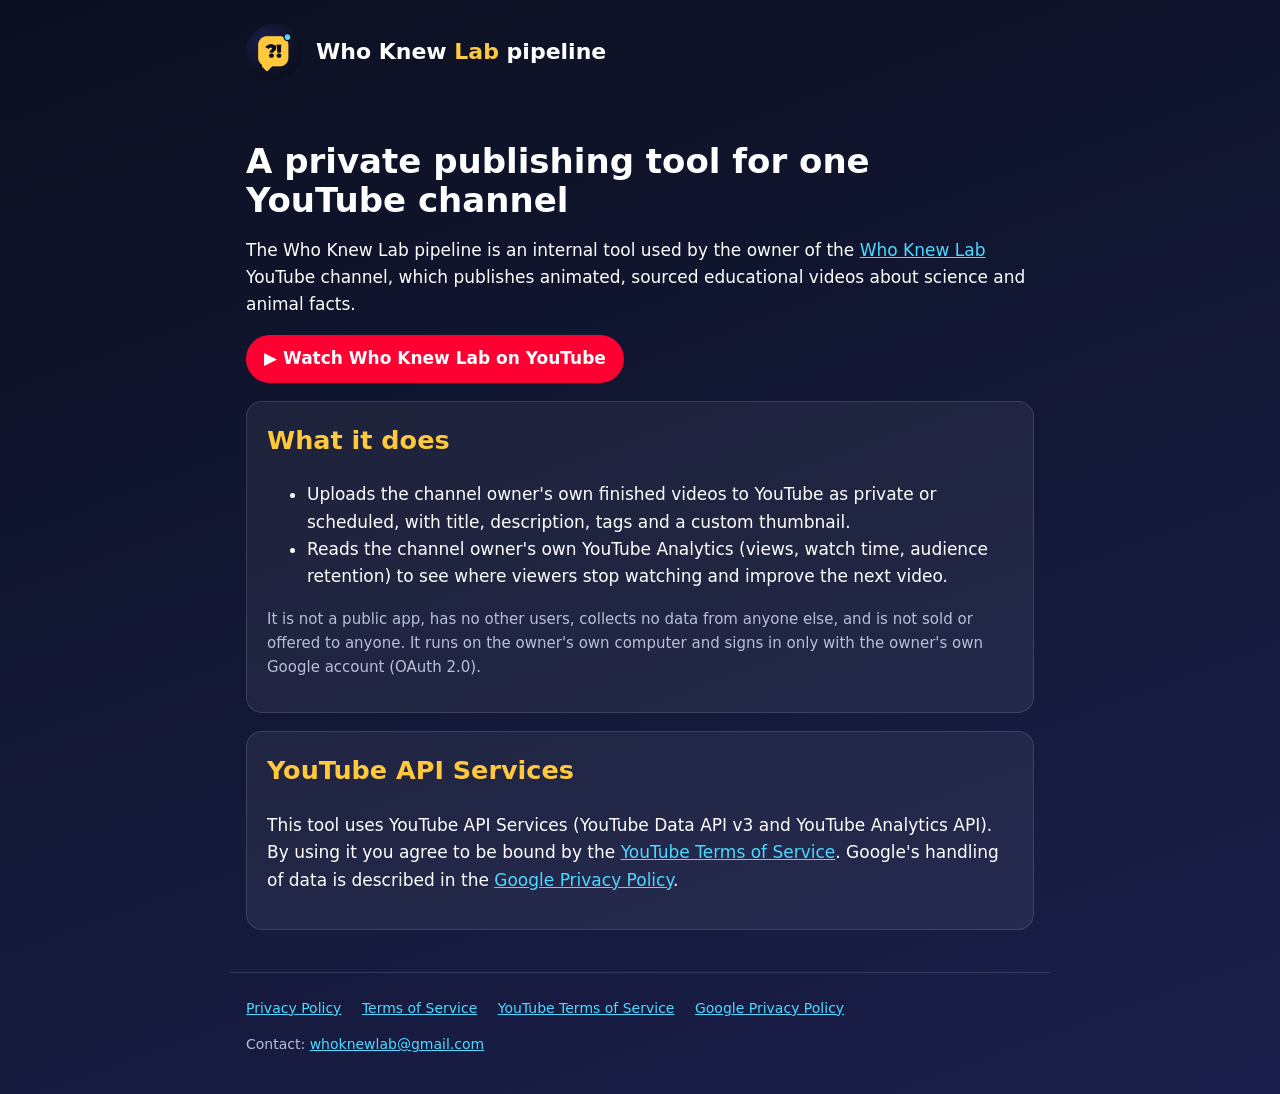
<file: index.html>
<!doctype html>
<html lang="en">
<head>
<meta charset="utf-8">
<meta name="viewport" content="width=device-width, initial-scale=1">
<title>Who Knew Lab pipeline</title>
<meta name="description" content="Private publishing tool for the Who Knew Lab YouTube channel. Uses YouTube API Services.">
<link rel="stylesheet" href="style.css">
<link rel="icon" href="logo.png">
</head>
<body>
<header>
  <img src="logo.png" alt="Who Knew Lab logo">
  <div class="name">Who Knew <span>Lab</span> pipeline</div>
</header>
<main>
  <h1>A private publishing tool for one YouTube channel</h1>
  <p>The Who Knew Lab pipeline is an internal tool used by the owner of the
  <a href="https://www.youtube.com/@whoknewlab">Who Knew Lab</a> YouTube channel, which publishes animated,
  sourced educational videos about science and animal facts.</p>

  <p><a class="yt" href="https://www.youtube.com/@whoknewlab">&#9654; Watch Who Knew Lab on YouTube</a></p>

  <div class="card">
    <h2 style="margin-top:0">What it does</h2>
    <ul>
      <li>Uploads the channel owner's own finished videos to YouTube as private or scheduled, with title, description, tags and a custom thumbnail.</li>
      <li>Reads the channel owner's own YouTube Analytics (views, watch time, audience retention) to see where viewers stop watching and improve the next video.</li>
    </ul>
    <p class="muted">It is not a public app, has no other users, collects no data from anyone else, and is not sold or offered to anyone.
    It runs on the owner's own computer and signs in only with the owner's own Google account (OAuth 2.0).</p>
  </div>

  <div class="card">
    <h2 style="margin-top:0">YouTube API Services</h2>
    <p>This tool uses YouTube API Services (YouTube Data API v3 and YouTube Analytics API).
    By using it you agree to be bound by the <a href="https://www.youtube.com/t/terms">YouTube Terms of Service</a>.
    Google's handling of data is described in the <a href="https://policies.google.com/privacy">Google Privacy Policy</a>.</p>
  </div>
</main>
<footer>
  <a href="privacy.html">Privacy Policy</a>
  <a href="terms.html">Terms of Service</a>
  <a href="https://www.youtube.com/t/terms">YouTube Terms of Service</a>
  <a href="https://policies.google.com/privacy">Google Privacy Policy</a>
  <p>Contact: <a href="mailto:whoknewlab@gmail.com">whoknewlab@gmail.com</a></p>
</footer>
</body>
</html>
</file>
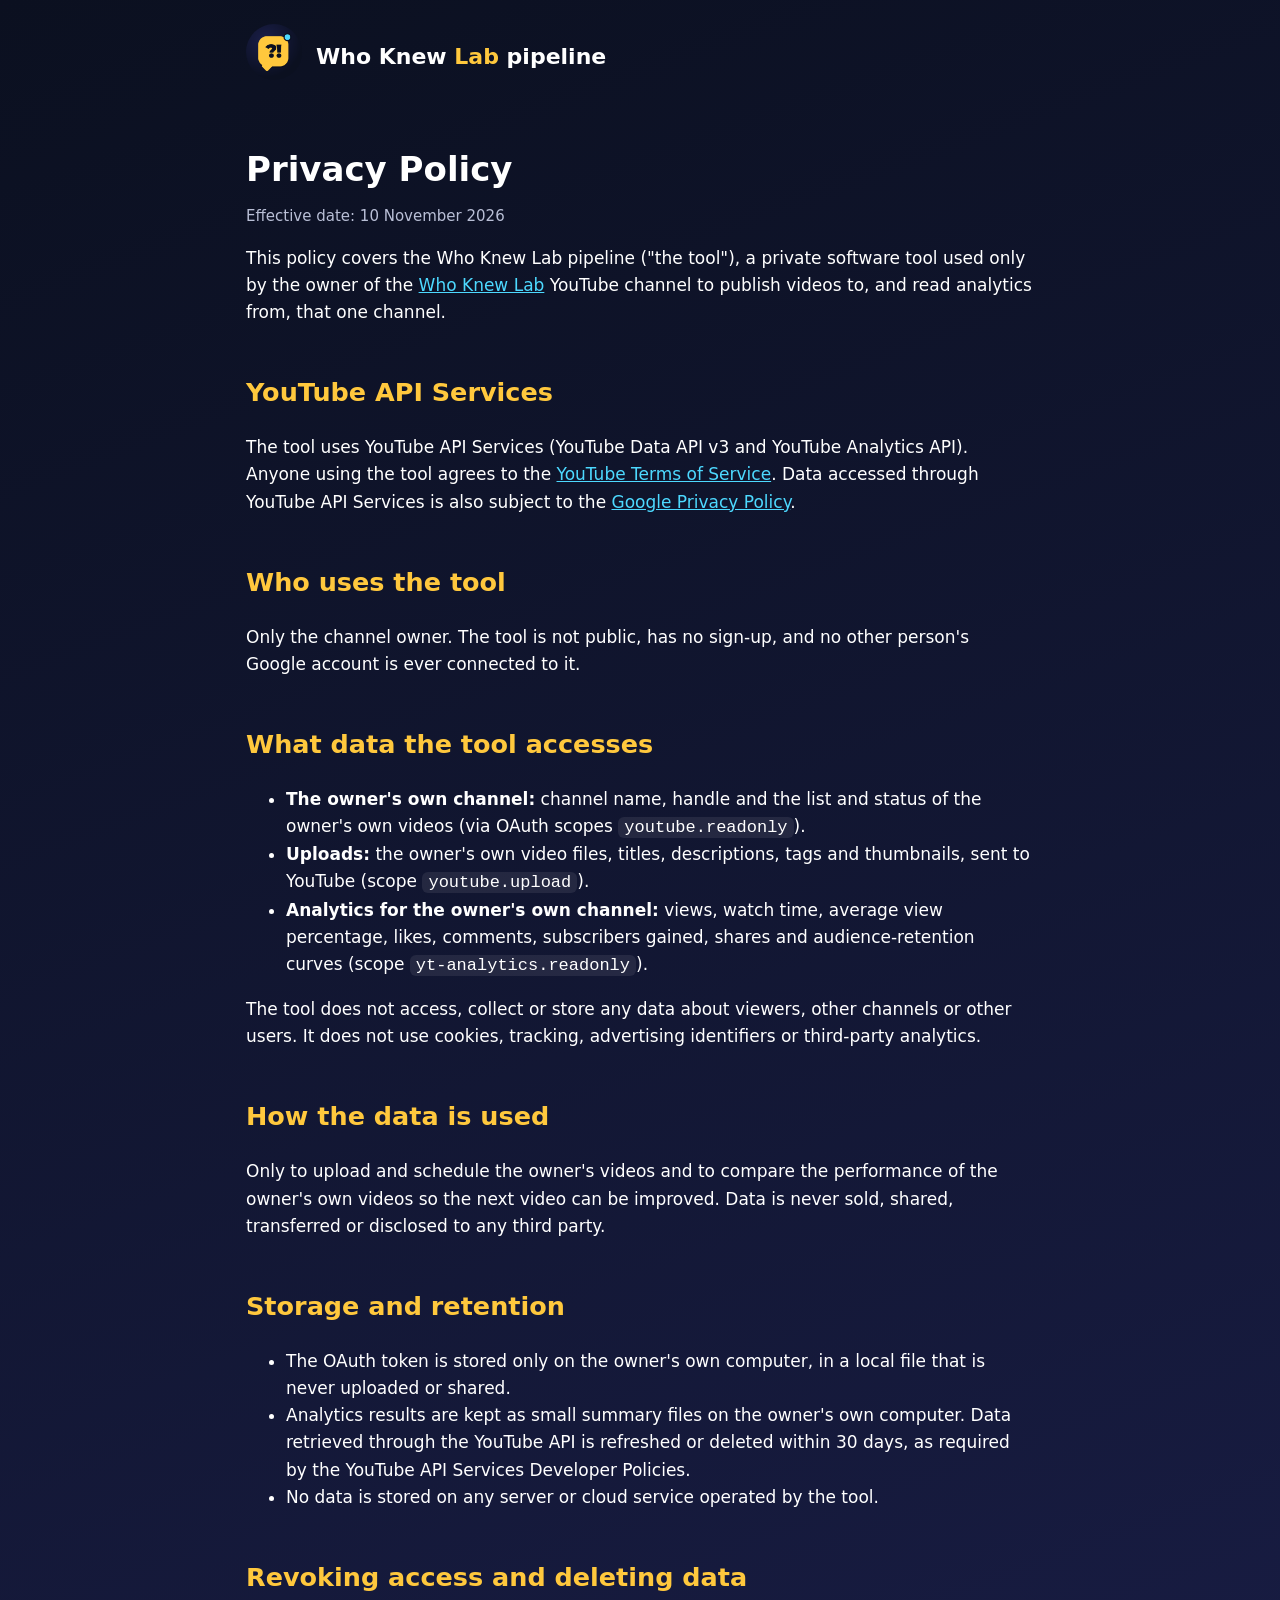
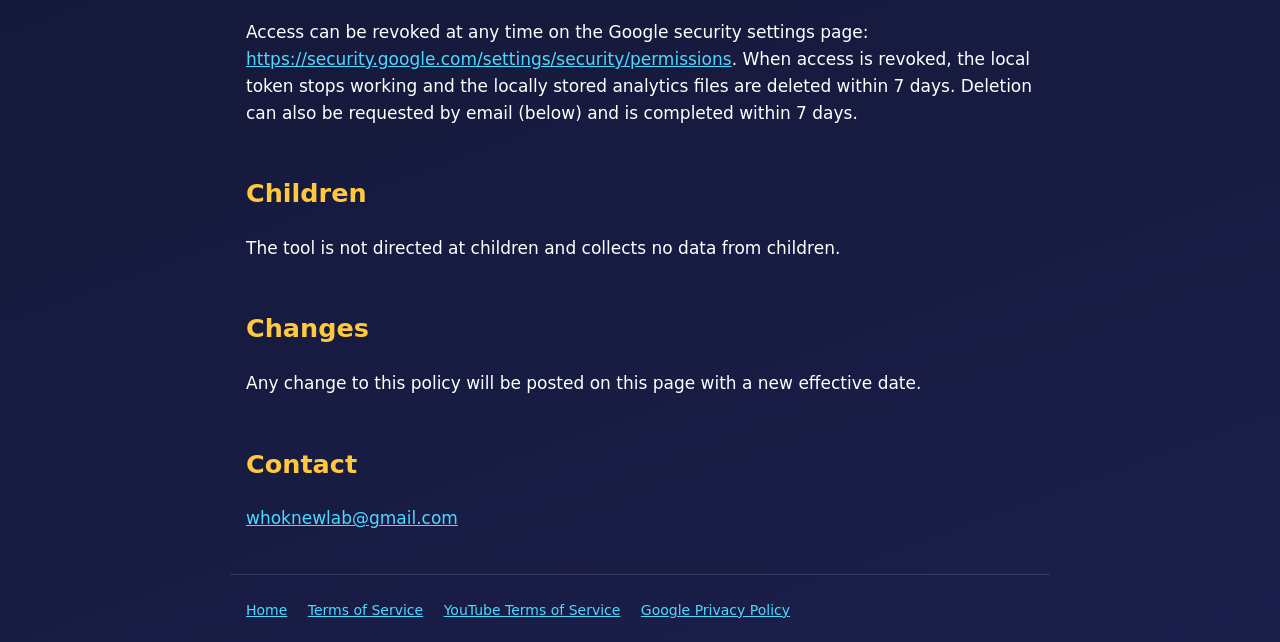
<file: privacy.html>
<!doctype html>
<html lang="en">
<head>
<meta charset="utf-8">
<meta name="viewport" content="width=device-width, initial-scale=1">
<title>Privacy Policy · Who Knew Lab pipeline</title>
<link rel="stylesheet" href="style.css">
<link rel="icon" href="logo.png">
</head>
<body>
<header>
  <a href="index.html"><img src="logo.png" alt="Who Knew Lab logo"></a>
  <div class="name">Who Knew <span>Lab</span> pipeline</div>
</header>
<main>
  <h1>Privacy Policy</h1>
  <p class="muted">Effective date: 10 November 2026</p>

  <p>This policy covers the Who Knew Lab pipeline ("the tool"), a private software tool used only by the owner of the
  <a href="https://www.youtube.com/@whoknewlab">Who Knew Lab</a> YouTube channel to publish videos to, and read analytics from,
  that one channel.</p>

  <h2>YouTube API Services</h2>
  <p>The tool uses YouTube API Services (YouTube Data API v3 and YouTube Analytics API).
  Anyone using the tool agrees to the <a href="https://www.youtube.com/t/terms">YouTube Terms of Service</a>.
  Data accessed through YouTube API Services is also subject to the
  <a href="https://policies.google.com/privacy">Google Privacy Policy</a>.</p>

  <h2>Who uses the tool</h2>
  <p>Only the channel owner. The tool is not public, has no sign-up, and no other person's Google account is ever connected to it.</p>

  <h2>What data the tool accesses</h2>
  <ul>
    <li><strong>The owner's own channel:</strong> channel name, handle and the list and status of the owner's own videos
    (via OAuth scopes <code>youtube.readonly</code>).</li>
    <li><strong>Uploads:</strong> the owner's own video files, titles, descriptions, tags and thumbnails, sent to YouTube
    (scope <code>youtube.upload</code>).</li>
    <li><strong>Analytics for the owner's own channel:</strong> views, watch time, average view percentage, likes, comments,
    subscribers gained, shares and audience-retention curves (scope <code>yt-analytics.readonly</code>).</li>
  </ul>
  <p>The tool does not access, collect or store any data about viewers, other channels or other users.
  It does not use cookies, tracking, advertising identifiers or third-party analytics.</p>

  <h2>How the data is used</h2>
  <p>Only to upload and schedule the owner's videos and to compare the performance of the owner's own videos
  so the next video can be improved. Data is never sold, shared, transferred or disclosed to any third party.</p>

  <h2>Storage and retention</h2>
  <ul>
    <li>The OAuth token is stored only on the owner's own computer, in a local file that is never uploaded or shared.</li>
    <li>Analytics results are kept as small summary files on the owner's own computer.
    Data retrieved through the YouTube API is refreshed or deleted within 30 days, as required by the
    YouTube API Services Developer Policies.</li>
    <li>No data is stored on any server or cloud service operated by the tool.</li>
  </ul>

  <h2>Revoking access and deleting data</h2>
  <p>Access can be revoked at any time on the Google security settings page:
  <a href="https://security.google.com/settings/security/permissions">https://security.google.com/settings/security/permissions</a>.
  When access is revoked, the local token stops working and the locally stored analytics files are deleted within 7 days.
  Deletion can also be requested by email (below) and is completed within 7 days.</p>

  <h2>Children</h2>
  <p>The tool is not directed at children and collects no data from children.</p>

  <h2>Changes</h2>
  <p>Any change to this policy will be posted on this page with a new effective date.</p>

  <h2>Contact</h2>
  <p><a href="mailto:whoknewlab@gmail.com">whoknewlab@gmail.com</a></p>
</main>
<footer>
  <a href="index.html">Home</a>
  <a href="terms.html">Terms of Service</a>
  <a href="https://www.youtube.com/t/terms">YouTube Terms of Service</a>
  <a href="https://policies.google.com/privacy">Google Privacy Policy</a>
</footer>
</body>
</html>
</file>
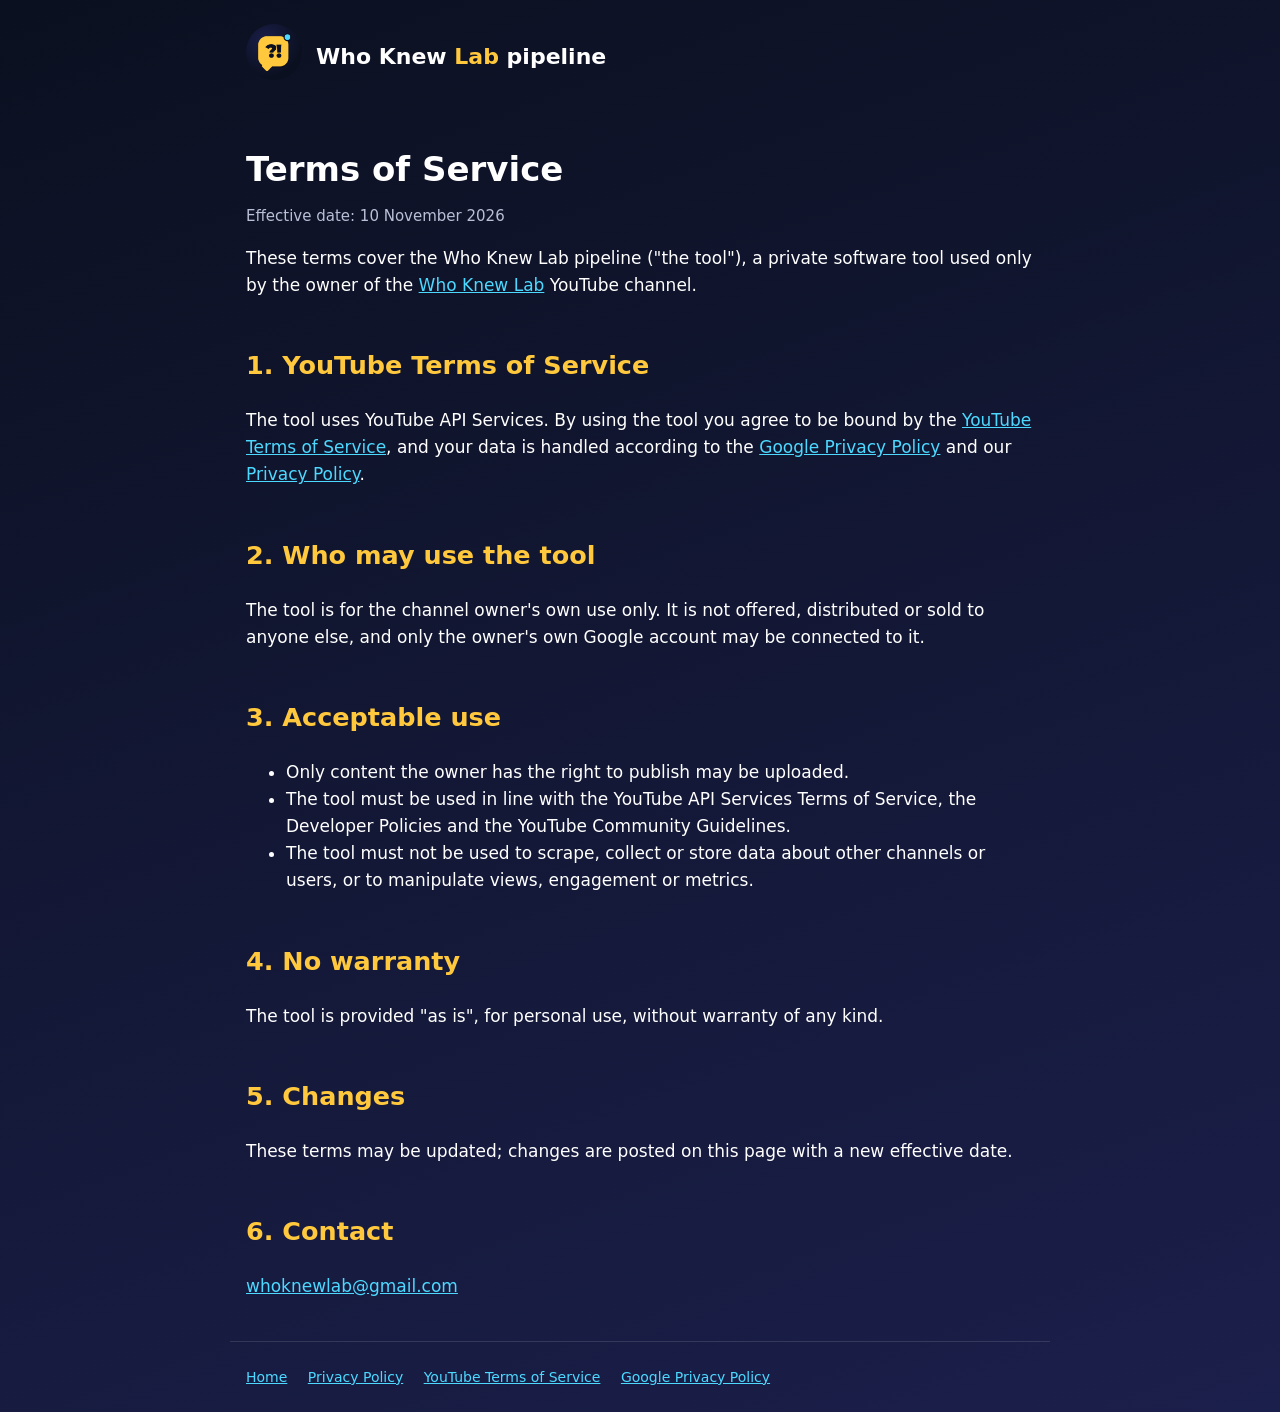
<file: terms.html>
<!doctype html>
<html lang="en">
<head>
<meta charset="utf-8">
<meta name="viewport" content="width=device-width, initial-scale=1">
<title>Terms of Service · Who Knew Lab pipeline</title>
<link rel="stylesheet" href="style.css">
<link rel="icon" href="logo.png">
</head>
<body>
<header>
  <a href="index.html"><img src="logo.png" alt="Who Knew Lab logo"></a>
  <div class="name">Who Knew <span>Lab</span> pipeline</div>
</header>
<main>
  <h1>Terms of Service</h1>
  <p class="muted">Effective date: 10 November 2026</p>

  <p>These terms cover the Who Knew Lab pipeline ("the tool"), a private software tool used only by the owner of the
  <a href="https://www.youtube.com/@whoknewlab">Who Knew Lab</a> YouTube channel.</p>

  <h2>1. YouTube Terms of Service</h2>
  <p>The tool uses YouTube API Services. By using the tool you agree to be bound by the
  <a href="https://www.youtube.com/t/terms">YouTube Terms of Service</a>, and your data is handled according to the
  <a href="https://policies.google.com/privacy">Google Privacy Policy</a> and our <a href="privacy.html">Privacy Policy</a>.</p>

  <h2>2. Who may use the tool</h2>
  <p>The tool is for the channel owner's own use only. It is not offered, distributed or sold to anyone else,
  and only the owner's own Google account may be connected to it.</p>

  <h2>3. Acceptable use</h2>
  <ul>
    <li>Only content the owner has the right to publish may be uploaded.</li>
    <li>The tool must be used in line with the YouTube API Services Terms of Service, the Developer Policies
    and the YouTube Community Guidelines.</li>
    <li>The tool must not be used to scrape, collect or store data about other channels or users,
    or to manipulate views, engagement or metrics.</li>
  </ul>

  <h2>4. No warranty</h2>
  <p>The tool is provided "as is", for personal use, without warranty of any kind.</p>

  <h2>5. Changes</h2>
  <p>These terms may be updated; changes are posted on this page with a new effective date.</p>

  <h2>6. Contact</h2>
  <p><a href="mailto:whoknewlab@gmail.com">whoknewlab@gmail.com</a></p>
</main>
<footer>
  <a href="index.html">Home</a>
  <a href="privacy.html">Privacy Policy</a>
  <a href="https://www.youtube.com/t/terms">YouTube Terms of Service</a>
  <a href="https://policies.google.com/privacy">Google Privacy Policy</a>
</footer>
</body>
</html>
</file>
<file: style.css>
:root{--bg:#0B1020;--bg2:#1B1F4B;--fg:#fff;--muted:#b9bfd6;--accent:#FFC83D;--accent2:#4DD9FF}
*{box-sizing:border-box}
body{margin:0;background:linear-gradient(160deg,var(--bg),var(--bg2));color:var(--fg);font:17px/1.6 system-ui,-apple-system,"Segoe UI",Roboto,sans-serif;min-height:100vh}
a{color:var(--accent2)}
header,main,footer{max-width:820px;margin:0 auto;padding:24px 16px}
header{display:flex;align-items:center;gap:14px}
header img{width:56px;height:56px;border-radius:50%}
header .name{font-weight:800;font-size:22px}
header .name span{color:var(--accent)}
h1{font-size:34px;line-height:1.15;margin:.4em 0}
h2{margin-top:1.8em;color:var(--accent)}
.card{background:rgba(255,255,255,.06);border:1px solid rgba(255,255,255,.12);border-radius:16px;padding:18px 20px;margin:18px 0}
.yt{display:inline-flex;align-items:center;gap:8px;background:#FF0033;color:#fff;text-decoration:none;font-weight:700;padding:10px 18px;border-radius:999px}
.muted{color:var(--muted);font-size:15px}
footer{border-top:1px solid rgba(255,255,255,.12);color:var(--muted);font-size:14px}
footer a{margin-right:16px}
code{background:rgba(255,255,255,.08);padding:1px 6px;border-radius:6px}
</file>
